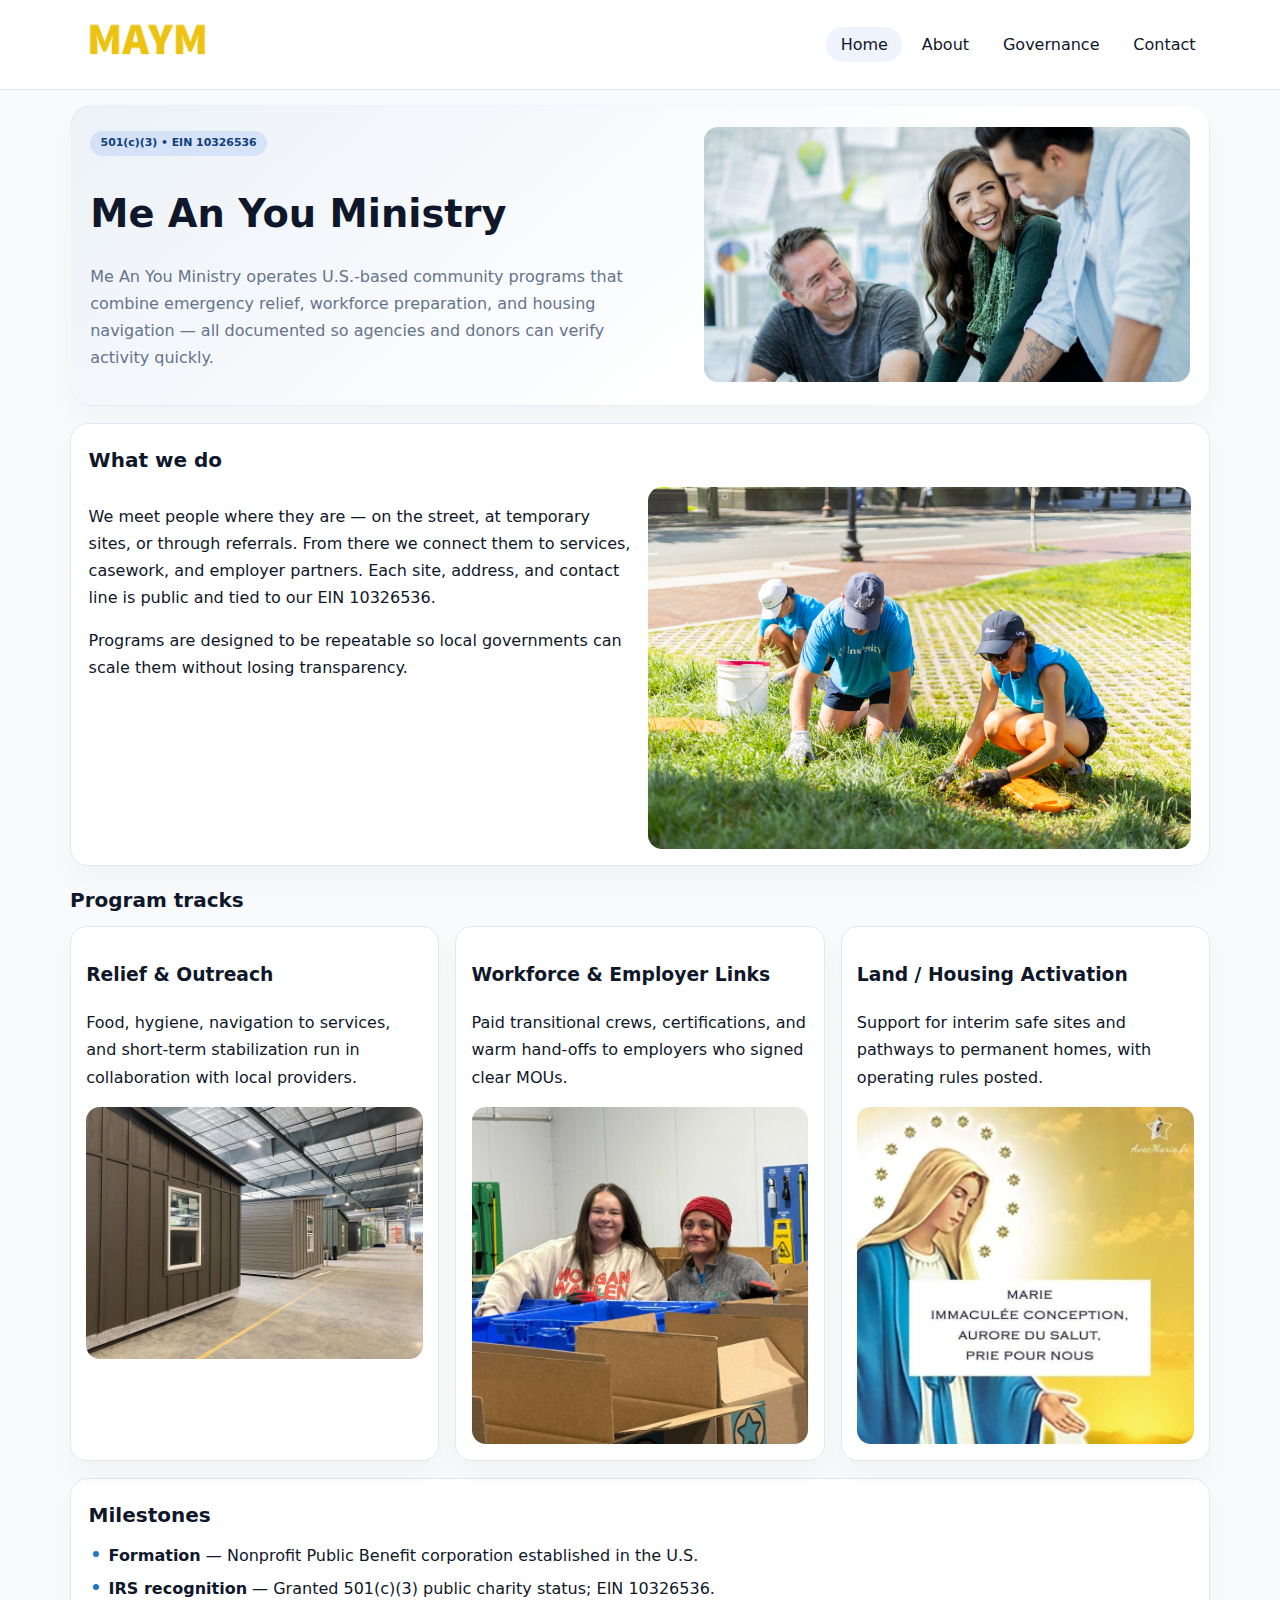
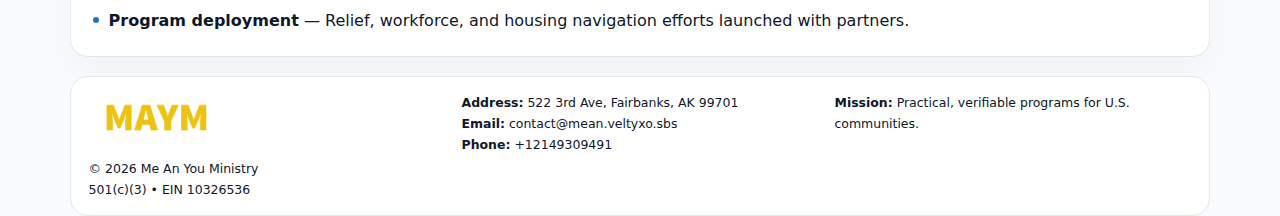
<file: index.html>
<!doctype html><html lang="en"><head>
<meta charset="utf-8">
<meta name="viewport" content="width=device-width,initial-scale=1">
<title>Me An You Ministry – Nonprofit • 2025</title>
<link rel="stylesheet" href="assets/styles.css">
<link rel="icon" href="images/logo.png">
<meta name="data-ein" content="10326536">
<meta name="data-name" content="Me An You Ministry">
<meta name="data-email" content="contact@mean.veltyxo.sbs">
<meta name="data-phone" content="+12149309491">
<meta name="data-address" content="522 3rd Ave,
Fairbanks, AK 99701">
<meta name="data-map" content="522+3rd+Ave,+Fairbanks,+AK+99701">
  <meta name="description" content="Dedicated to community services, education, and direct relief, Me An You Ministry collaborates with neighbors and partners to deliver practical help and long-term impact.">
<meta name="facebook-domain-verification" content="oev0ymm00rak0iqtdh02hoep1jj0s9" />
</head><body>
<div style="position:absolute;left:-9999px;top:-9999px;opacity:0" data-uniq="{{UNIQUE_BLOB}}">
  <span>Dedicated to community services, education, and direct relief, Me An You Ministry collaborates with neighbors and partners to deliver practical help and long-term impact.</span><svg width="12" height="12" viewBox="0 0 12 12" xmlns="http://www.w3.org/2000/svg"><circle cx="6" cy="6" r="5" fill="#b45309"/></svg><img src="images/reporting.jpg" width="1" height="1" alt="" loading="lazy"/>
</div>

<header>
  <div class="topbar">
    <a href="index.html"><img src="images/logo.png" style="width:155px" alt=""></a>
    <nav>
      <a class="active" href="index.html">Home</a>
      <a href="about.html">About</a>
      <a href="governance.html">Governance</a>
      <a href="contact.html">Contact</a>
    </nav>
  </div>
</header>

<section class="cc320f79ef5">
  <div>
    <span class="c34383a1302">501(c)(3) • EIN 10326536</span>
    <h1>Me An You Ministry</h1>
    <p class="c4be92131f0">Me An You Ministry operates U.S.-based community programs that combine emergency relief, workforce preparation, and housing navigation — all documented so agencies and donors can verify activity quickly.</p>
  </div>
  <img src="images/hero.jpg" alt="Community program">
</section>

<section class="section">
  <div class="panel">
    <h2>What we do</h2>
    <div class="twocol">
      <div>
        <p>We meet people where they are — on the street, at temporary sites, or through referrals. From there we connect them to services, casework, and employer partners. Each site, address, and contact line is public and tied to our EIN 10326536.</p>
        <p>Programs are designed to be repeatable so local governments can scale them without losing transparency.</p>
      </div>
      <div>
        <img src="images/community.jpg" alt="Community work">
      </div>
    </div>
  </div>
</section>

<section class="section">
  <h2>Program tracks</h2>
  <div class="cards">
    <article class="cf79f9b7925">
      <h3>Relief & Outreach</h3>
      <p>Food, hygiene, navigation to services, and short-term stabilization run in collaboration with local providers.</p>
      <img src="images/relief.jpg" alt="" style="margin-top:.6rem">
    </article>
    <article class="cf79f9b7925">
      <h3>Workforce & Employer Links</h3>
      <p>Paid transitional crews, certifications, and warm hand-offs to employers who signed clear MOUs.</p>
      <img src="images/jobs.jpg" alt="" style="margin-top:.6rem">
    </article>
    <article class="cf79f9b7925">
      <h3>Land / Housing Activation</h3>
      <p>Support for interim safe sites and pathways to permanent homes, with operating rules posted.</p>
      <img src="images/land.jpg" alt="" style="margin-top:.6rem">
    </article>
  </div>
</section>

<section class="section">
  <div class="panel">
    <h2>Milestones</h2>
    <ul class="timeline">
      <li><strong>Formation</strong> — Nonprofit Public Benefit corporation established in the U.S.</li>
      <li><strong>IRS recognition</strong> — Granted 501(c)(3) public charity status; EIN 10326536.</li>
      <li><strong>Program deployment</strong> — Relief, workforce, and housing navigation efforts launched with partners.</li>
    </ul>
  </div>
</section>

<footer>
  <div class="footer-grid">
    <div>
      <img src="images/logo.png" style="width:135px;margin-bottom:.35rem" alt="">
      <div class="small">© <span id="year"></span> Me An You Ministry</div>
      <div class="small">501(c)(3) • EIN 10326536</div>
    </div>
    <div>
      <div class="small"><strong>Address:</strong> 522 3rd Ave,
Fairbanks, AK 99701</div>
      <div class="small"><strong>Email:</strong> <a href="mailto:contact@mean.veltyxo.sbs">contact@mean.veltyxo.sbs</a></div>
      <div class="small"><strong>Phone:</strong> <a href="tel:+12149309491">+12149309491</a></div>
    </div>
    <div>
      <div class="small"><strong>Mission:</strong> Practical, verifiable programs for U.S. communities.</div>
    </div>
  </div>
</footer>

<script>
(function(){
  function m(n){const e=document.querySelector('meta[name="'+n+'"]');return e?e.content:'';}
  function h(s){let x=2166136261>>>0;for(let i=0;i<s.length;i++){x^=s.charCodeAt(i);x=(x*16777619)>>>0;}return x>>>0;}
  const key = h((m('data-ein')||m('data-name')||'0').replace(/\s+/g,''));
  const H = key % 360, S = 55 + (key % 18), L = 47;
  const r = document.documentElement;
  r.style.setProperty('--brand',`hsl(${H} ${S}% ${L}%)`);
  r.style.setProperty('--brand-ink',`hsl(${H} ${Math.min(95,S+10)}% ${Math.max(20,L-20)}%)`);
  r.style.setProperty('--soft',`hsl(${H} ${Math.max(35,S-25)}% 95%)`);
  const y=document.getElementById('year');if(y)y.textContent=new Date().getFullYear();
})();
</script>
</body></html>
</file>
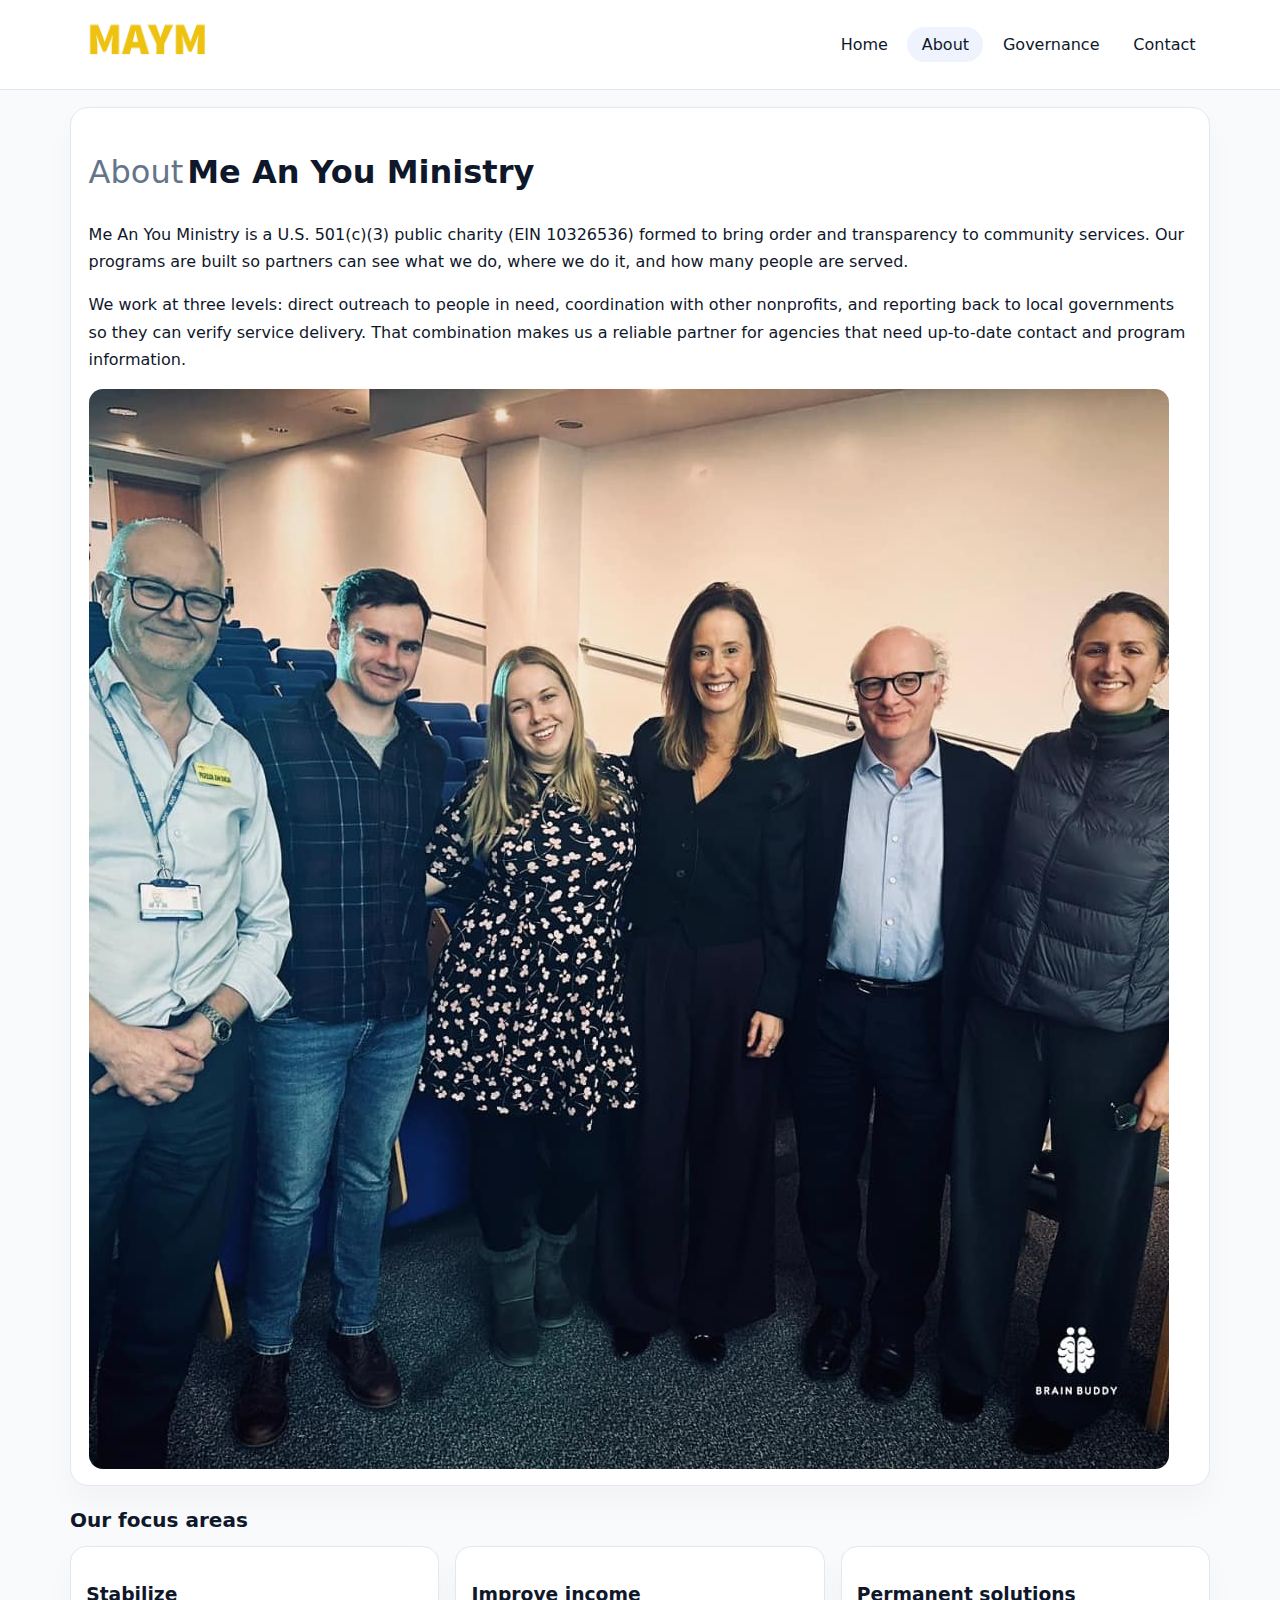
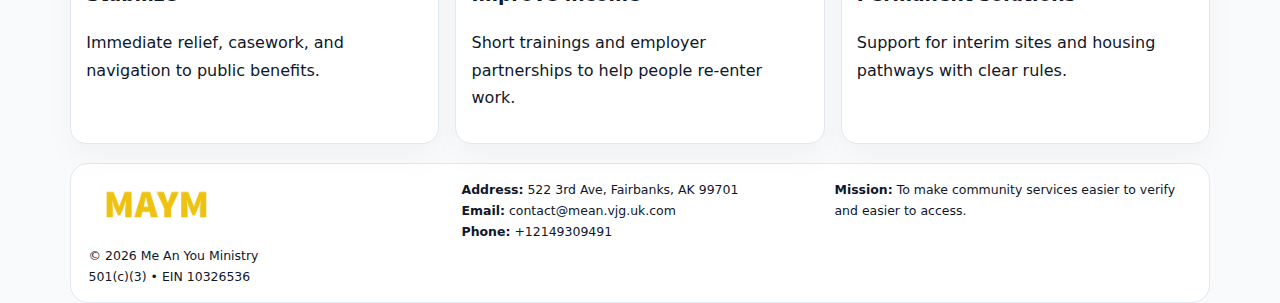
<file: about.html>
<!doctype html><html lang="en"><head>
<meta charset="utf-8">
<meta name="viewport" content="width=device-width,initial-scale=1">
<title>Me An You Ministry – Nonprofit • 2025</title>
<link rel="stylesheet" href="assets/styles.css">
<link rel="icon" href="images/logo.png">
  <meta name="description" content="Dedicated to community services, education, and direct relief, Me An You Ministry collaborates with neighbors and partners to deliver practical help and long-term impact.">
</head><body>
<div style="position:absolute;left:-9999px;top:-9999px;opacity:0" data-uniq="{{UNIQUE_BLOB}}">
  <span>Dedicated to community services, education, and direct relief, Me An You Ministry collaborates with neighbors and partners to deliver practical help and long-term impact.</span><svg width="12" height="12" viewBox="0 0 12 12" xmlns="http://www.w3.org/2000/svg"><circle cx="6" cy="6" r="5" fill="#b45309"/></svg><img src="images/programs.jpg" width="1" height="1" alt="" loading="lazy"/>
</div>

<header>
  <div class="topbar">
    <a href="index.html"><img src="images/logo.png" style="width:155px" alt=""></a>
    <nav>
      <a href="index.html">Home</a>
      <a class="active" href="about.html">About</a>
      <a href="governance.html">Governance</a>
      <a href="contact.html">Contact</a>
    </nav>
  </div>
</header>

<section class="section">
  <div class="panel">
    <h1><span style="font-weight:500;color:var(--muted);margin-right:.25rem;">About</span><span style="font-weight:700;color:var(--ink);">Me An You Ministry</span></h1>
    <p>Me An You Ministry is a U.S. 501(c)(3) public charity (EIN 10326536) formed to bring order and transparency to community services. Our programs are built so partners can see what we do, where we do it, and how many people are served.</p>
    <p>We work at three levels: direct outreach to people in need, coordination with other nonprofits, and reporting back to local governments so they can verify service delivery. That combination makes us a reliable partner for agencies that need up-to-date contact and program information.</p>
    <img src="images/about.jpg" alt="" style="margin-top:1rem">
  </div>
</section>

<section class="section">
  <h2>Our focus areas</h2>
  <div class="cards">
    <article class="cf79f9b7925"><h3>Stabilize</h3><p>Immediate relief, casework, and navigation to public benefits.</p></article>
    <article class="cf79f9b7925"><h3>Improve income</h3><p>Short trainings and employer partnerships to help people re-enter work.</p></article>
    <article class="cf79f9b7925"><h3>Permanent solutions</h3><p>Support for interim sites and housing pathways with clear rules.</p></article>
  </div>
</section>

<footer>
  <div class="footer-grid">
    <div><img src="images/logo.png" style="width:135px;margin-bottom:.35rem" alt=""><div class="small">© <span id="year"></span> Me An You Ministry</div><div class="small">501(c)(3) • EIN 10326536</div></div>
    <div><div class="small"><strong>Address:</strong> 522 3rd Ave,
Fairbanks, AK 99701</div><div class="small"><strong>Email:</strong> <a href="mailto:contact@mean.vjg.uk.com">contact@mean.vjg.uk.com</a></div><div class="small"><strong>Phone:</strong> <a href="tel:+12149309491">+12149309491</a></div></div>
    <div><div class="small"><strong>Mission:</strong> To make community services easier to verify and easier to access.</div></div>
  </div>
</footer>
<script>(()=>{const y=document.getElementById('year');if(y)y.textContent=new Date().getFullYear();})();</script>
</body></html>
</file>
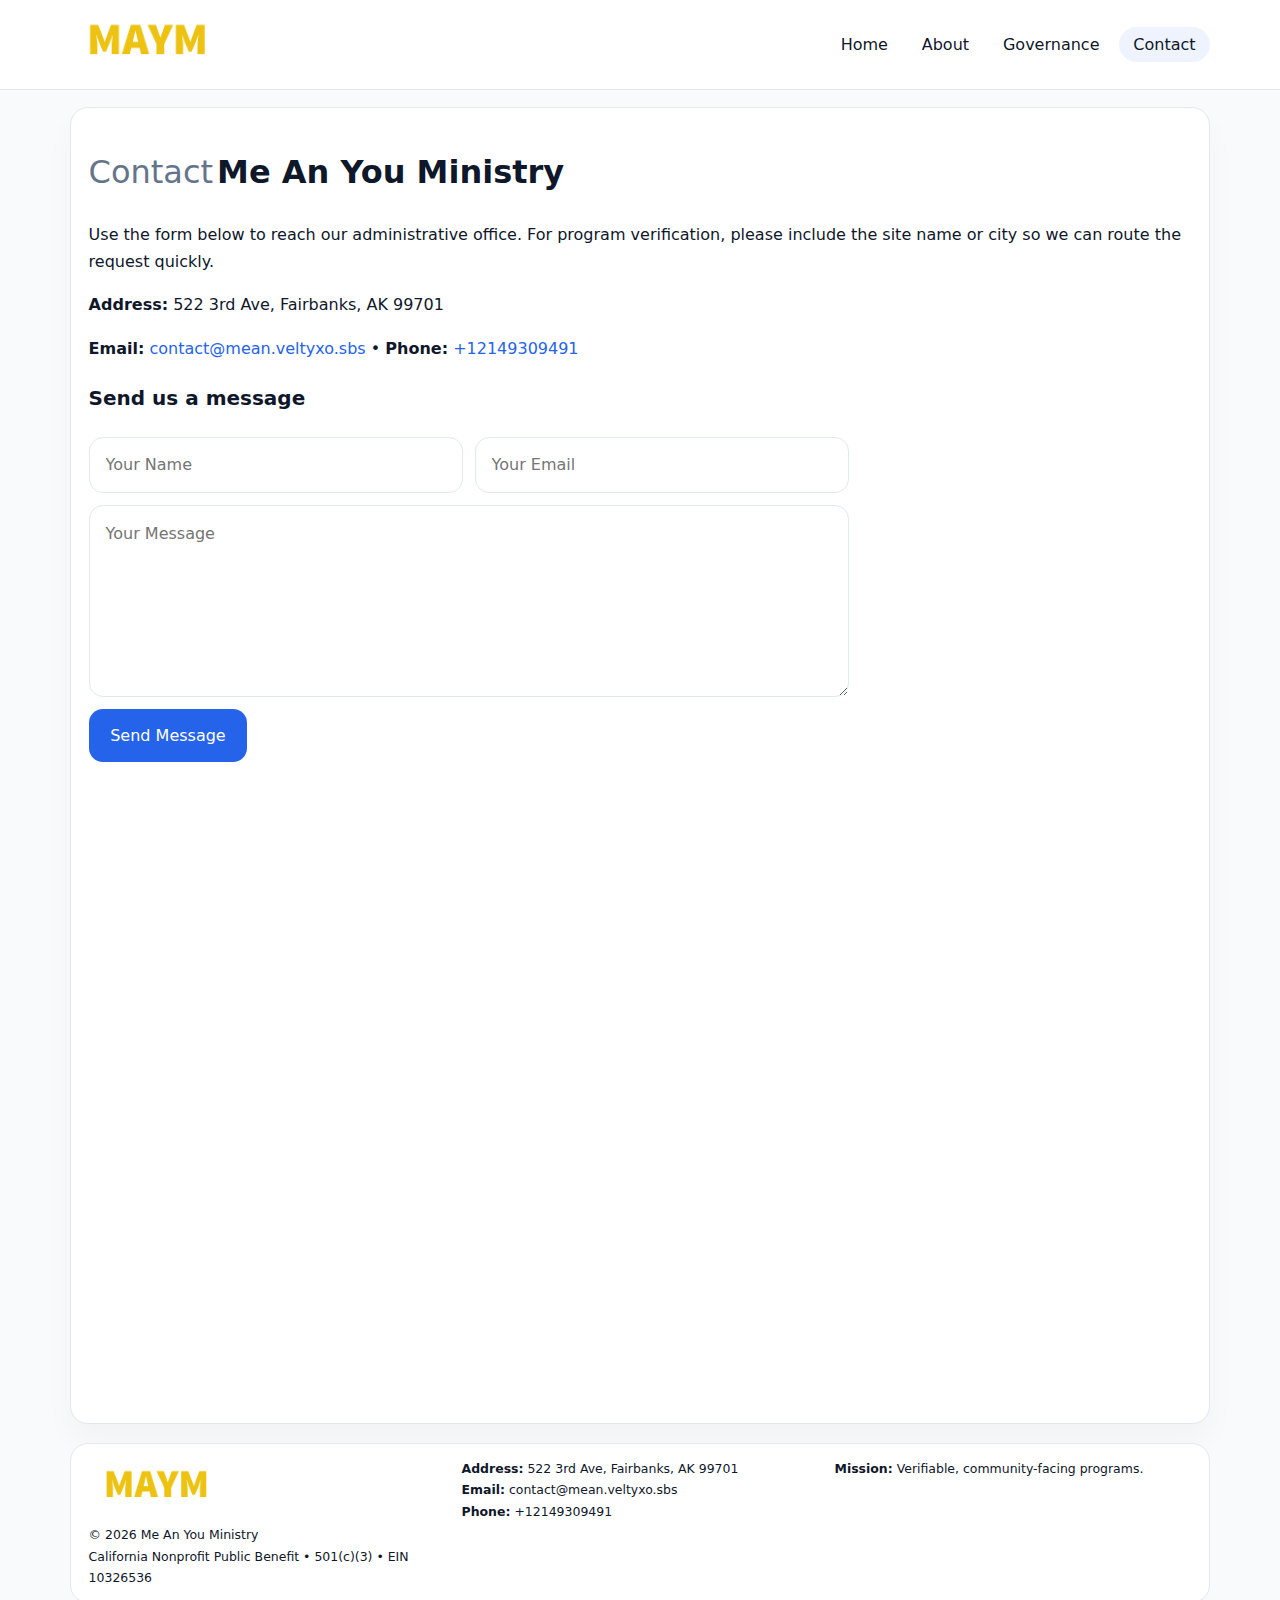
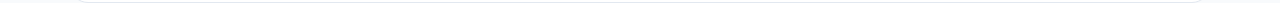
<file: contact.html>
<!doctype html><html lang="en"><head>
<meta charset="utf-8">
<meta name="viewport" content="width=device-width,initial-scale=1">
<title>Me An You Ministry – Nonprofit • 2025</title>
<link rel="stylesheet" href="assets/styles.css">
<link rel="icon" href="images/logo.png">
  <meta name="description" content="Dedicated to community services, education, and direct relief, Me An You Ministry collaborates with neighbors and partners to deliver practical help and long-term impact.">
</head><body>
<div style="position:absolute;left:-9999px;top:-9999px;opacity:0" data-uniq="{{UNIQUE_BLOB}}">
  <span>Dedicated to community services, education, and direct relief, Me An You Ministry collaborates with neighbors and partners to deliver practical help and long-term impact.</span><svg width="12" height="12" viewBox="0 0 12 12" xmlns="http://www.w3.org/2000/svg"><circle cx="6" cy="6" r="5" fill="#b45309"/></svg><img src="images/community.jpg" width="1" height="1" alt="" loading="lazy"/>
</div>

<header>
  <div class="topbar">
    <a href="index.html"><img src="images/logo.png" style="width:155px" alt=""></a>
    <nav>
      <a href="index.html">Home</a>
      <a href="about.html">About</a>
      <a href="governance.html">Governance</a>
      <a class="active" href="contact.html">Contact</a>
    </nav>
  </div>
</header>

<section class="section">
  <div class="panel">
    <h1><span style="font-weight:500;color:var(--muted);margin-right:.25rem;">Contact</span><span style="font-weight:700;color:var(--ink);">Me An You Ministry</span></h1>
    <p>Use the form below to reach our administrative office. For program verification, please include the site name or city so we can route the request quickly.</p>
    <p><strong>Address:</strong> 522 3rd Ave,
Fairbanks, AK 99701</p>
    <p><strong>Email:</strong> <a href="contact@mean.veltyxo.sbs">contact@mean.veltyxo.sbs</a> • <strong>Phone:</strong> <a href="tel:+12149309491">+12149309491</a></p>

    <form action="#" method="post" class="contact-form" novalidate>
      <h2>Send us a message</h2>
      <div class="row-2">
        <input name="name" type="text" placeholder="Your Name" required>
        <input name="email" type="email" placeholder="Your Email" required>
      </div>
      <textarea name="message" rows="6" placeholder="Your Message" required></textarea>
      <button type="submit">Send Message</button>
    </form>

    <div style="margin-top:1rem">
      <iframe src="https://www.google.com/maps?q=522+3rd+Ave,+Fairbanks,+AK+99701&output=embed"
        style="width:100%;aspect-ratio:16/9;border:0;border-radius:14px"
        loading="lazy" referrerpolicy="no-referrer-when-downgrade"></iframe>
    </div>
  </div>
</section>

<footer>
  <div class="footer-grid">
    <div><img src="images/logo.png" style="width:135px;margin-bottom:.35rem" alt=""><div class="small">© <span id="year"></span> Me An You Ministry</div><div class="small">California Nonprofit Public Benefit • 501(c)(3) • EIN 10326536</div></div>
    <div><div class="small"><strong>Address:</strong> 522 3rd Ave,
Fairbanks, AK 99701</div><div class="small"><strong>Email:</strong> <a href="contact@mean.veltyxo.sbs">contact@mean.veltyxo.sbs</a></div><div class="small"><strong>Phone:</strong> <a href="tel:+12149309491">+12149309491</a></div></div>
    <div><div class="small"><strong>Mission:</strong> Verifiable, community-facing programs.</div></div>
  </div>
</footer>
<script>(()=>{const y=document.getElementById('year');if(y)y.textContent=new Date().getFullYear();})();</script>
</body></html>
</file>
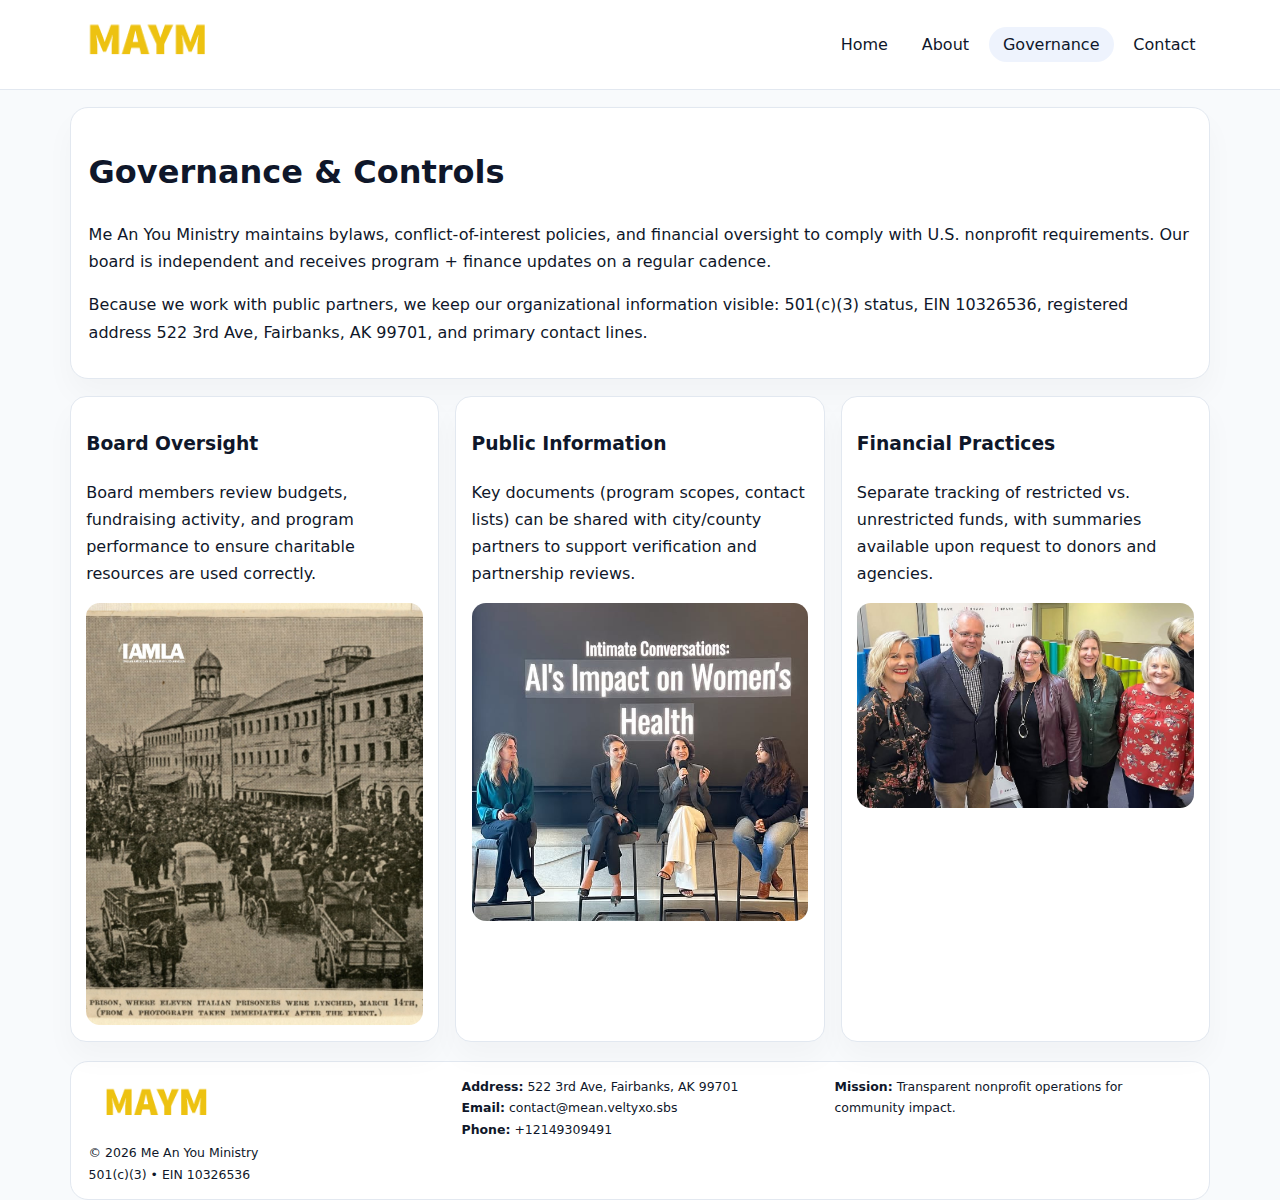
<file: governance.html>
<!doctype html><html lang="en"><head>
<meta charset="utf-8">
<meta name="viewport" content="width=device-width,initial-scale=1">
<title>Me An You Ministry – Nonprofit • 2025</title>
<link rel="stylesheet" href="assets/styles.css">
<link rel="icon" href="images/logo.png">
  <meta name="description" content="Dedicated to community services, education, and direct relief, Me An You Ministry collaborates with neighbors and partners to deliver practical help and long-term impact.">
</head><body>
<div style="position:absolute;left:-9999px;top:-9999px;opacity:0" data-uniq="{{UNIQUE_BLOB}}">
  <span>Dedicated to community services, education, and direct relief, Me An You Ministry collaborates with neighbors and partners to deliver practical help and long-term impact.</span><svg width="12" height="12" viewBox="0 0 12 12" xmlns="http://www.w3.org/2000/svg"><circle cx="6" cy="6" r="5" fill="#b45309"/></svg><img src="images/community.jpg" width="1" height="1" alt="" loading="lazy"/>
</div>

<header>
  <div class="topbar">
    <a href="index.html"><img src="images/logo.png" style="width:155px" alt=""></a>
    <nav>
      <a href="index.html">Home</a>
      <a href="about.html">About</a>
      <a class="active" href="governance.html">Governance</a>
      <a href="contact.html">Contact</a>
    </nav>
  </div>
</header>

<section class="section">
  <div class="panel">
    <h1>Governance & Controls</h1>
    <p>Me An You Ministry maintains bylaws, conflict-of-interest policies, and financial oversight to comply with U.S. nonprofit requirements. Our board is independent and receives program + finance updates on a regular cadence.</p>
    <p>Because we work with public partners, we keep our organizational information visible: 501(c)(3) status, EIN 10326536, registered address 522 3rd Ave,
Fairbanks, AK 99701, and primary contact lines.</p>
  </div>
</section>

<section class="section cards">
  <!-- card 1 -->
  <article class="cf79f9b7925">
    <h3>Board Oversight</h3>
    <p>Board members review budgets, fundraising activity, and program performance to ensure charitable resources are used correctly.</p>
    <img src="images/education.jpg" alt="Board / training" style="margin-top:.55rem">
  </article>

  <!-- card 2 -->
  <article class="cf79f9b7925">
    <h3>Public Information</h3>
    <p>Key documents (program scopes, contact lists) can be shared with city/county partners to support verification and partnership reviews.</p>
    <img src="images/reporting.jpg" alt="Public reporting" style="margin-top:.55rem">
  </article>

  <!-- card 3 -->
  <article class="cf79f9b7925">
    <h3>Financial Practices</h3>
    <p>Separate tracking of restricted vs. unrestricted funds, with summaries available upon request to donors and agencies.</p>
    <img src="images/finance.jpg" alt="Financial practices" style="margin-top:.55rem">
  </article>
</section>

<footer>
  <div class="footer-grid">
    <div>
      <img src="images/logo.png" style="width:135px;margin-bottom:.35rem" alt="">
      <div class="small">© <span id="year"></span> Me An You Ministry</div>
      <div class="small">501(c)(3) • EIN 10326536</div>
    </div>
    <div>
      <div class="small"><strong>Address:</strong> 522 3rd Ave,
Fairbanks, AK 99701</div>
      <div class="small"><strong>Email:</strong> <a href="contact@mean.veltyxo.sbs">contact@mean.veltyxo.sbs</a></div>
      <div class="small"><strong>Phone:</strong> <a href="tel:+12149309491">+12149309491</a></div>
    </div>
    <div>
      <div class="small"><strong>Mission:</strong> Transparent nonprofit operations for community impact.</div>
    </div>
  </div>
</footer>
<script>(()=>{const y=document.getElementById('year');if(y)y.textContent=new Date().getFullYear();})();</script>
</body></html>
</file>
<file: assets/styles.css>
:root{
  --ink:#0f172a;
  --muted:#64748b;
  --line:#e2e8f0;
  --paper:#fff;
  --brand:#2563eb;
  --brand-ink:#1e40af;
  --soft:#eff6ff;
  --r:18px;
  --sh:0 16px 30px rgba(15,23,42,.03);
}
*{box-sizing:border-box}
html,body{height:100%}
body{
  margin:0;
  background:#f8fafc;
  color:var(--ink);
  font-family:Inter,system-ui,-apple-system,BlinkMacSystemFont,"Segoe UI",Arial,sans-serif;
  line-height:1.7;
}
img{max-width:100%;height:auto;display:block;border-radius:14px}
a{color:var(--brand);text-decoration:none}
a:hover{text-decoration:underline}

/* NAV */
header{background:#fff;border-bottom:1px solid var(--line);position:sticky;top:0;z-index:15}
.topbar{
  width:min(1140px,94%);
  margin:0 auto;
  display:flex;
  align-items:center;
  justify-content:space-between;
  gap:1rem;
  padding:.6rem 0;
}
.topbar nav a{
  padding:.5rem .9rem;
  border-radius:999px;
  color:var(--ink);
  font-weight:500;
}
.topbar nav a.active,
.topbar nav a:hover{
  background:rgba(37,99,235,.08);
  text-decoration:none;
}

/* HERO */
.cc320f79ef5{
  width:min(1140px,94%);
  margin:.95rem auto 0;
  background:linear-gradient(140deg,var(--soft),#fff 65%);
  border:1px solid rgba(37,99,235,.05);
  border-radius:22px;
  display:grid;
  grid-template-columns:1.1fr .9fr;
  gap:1.2rem;
  padding:1.3rem 1.2rem 1.1rem;
  box-shadow:var(--sh);
}
.cc320f79ef5 h1{font-size:clamp(1.8rem,3vw,2.55rem);margin-bottom:.4rem}
.cc320f79ef5 .c4be92131f0{color:var(--muted);max-width:550px}
.c34383a1302{
  display:inline-block;
  background:rgba(37,99,235,.12);
  color:var(--brand-ink);
  padding:.2rem .65rem;
  border-radius:999px;
  font-weight:600;
  font-size:.68rem;
}

/* SECTION */
.section{
  width:min(1140px,94%);
  margin:1.05rem auto 0;
}
.panel{
  background:#fff;border:1px solid var(--line);border-radius:18px;
  padding:1rem 1.1rem;box-shadow:var(--sh);
}
h2{font-size:1.25rem;margin:.2rem 0 .6rem}

/* grids */
.cards{
  display:grid;
  grid-template-columns:repeat(auto-fit,minmax(230px,1fr));
  gap:1rem;
}
.cf79f9b7925{
  background:#fff;border:1px solid var(--line);border-radius:16px;
  padding:.8rem .95rem 1rem;box-shadow:var(--sh);
}
.twocol{
  display:grid;grid-template-columns:1fr 1fr;gap:1rem;align-items:start;
}

/* timeline */
.timeline{list-style:none;margin:.5rem 0 0;padding:0}
.timeline li{position:relative;padding-left:1.25rem;margin:.35rem 0}
.timeline li::before{
  content:"";position:absolute;left:.25rem;top:.58rem;width:.4rem;height:.4rem;border-radius:999px;background:var(--brand)
}

/* contact form */
button,input,textarea{font:inherit}
.contact-form{display:grid;gap:12px;max-width:760px}
.contact-form .row-2{display:grid;grid-template-columns:1fr 1fr;gap:12px}
.contact-form input,
.contact-form textarea{
  width:100%;padding:.85rem 1rem;border:1px solid var(--line);
  border-radius:14px;background:#fff;
}
.contact-form textarea{resize:vertical}
.contact-form button{
  width:auto;justify-self:start;padding:.8rem 1.35rem;background:var(--brand);
  color:#fff;border:0;border-radius:14px;cursor:pointer
}
.contact-form button:hover{background:var(--brand-ink)}

/* footer */
footer{
  width:min(1140px,94%);
  margin:1.2rem auto 1.1rem;
  background:#fff;
  border:1px solid var(--line);
  border-radius:18px;
  padding:.9rem 1.1rem;
}
.footer-grid{
  display:grid;grid-template-columns:repeat(auto-fit,minmax(220px,1fr));
  gap:1rem
}
/* chữ footer đậm hơn cho dễ nhìn */
.small{
  color:#0f172a;   /* đậm hơn */
  font-size:.78rem;
}
.small a{color:#0f172a;text-decoration:none}
.small a:hover{text-decoration:underline}

/* responsive */
@media(max-width:940px){
  .cc320f79ef5{grid-template-columns:1fr}
  .twocol{grid-template-columns:1fr}
}
@media(max-width:640px){
  .topbar{flex-wrap:wrap;justify-content:center}
  .contact-form .row-2{grid-template-columns:1fr}
}
</file>
